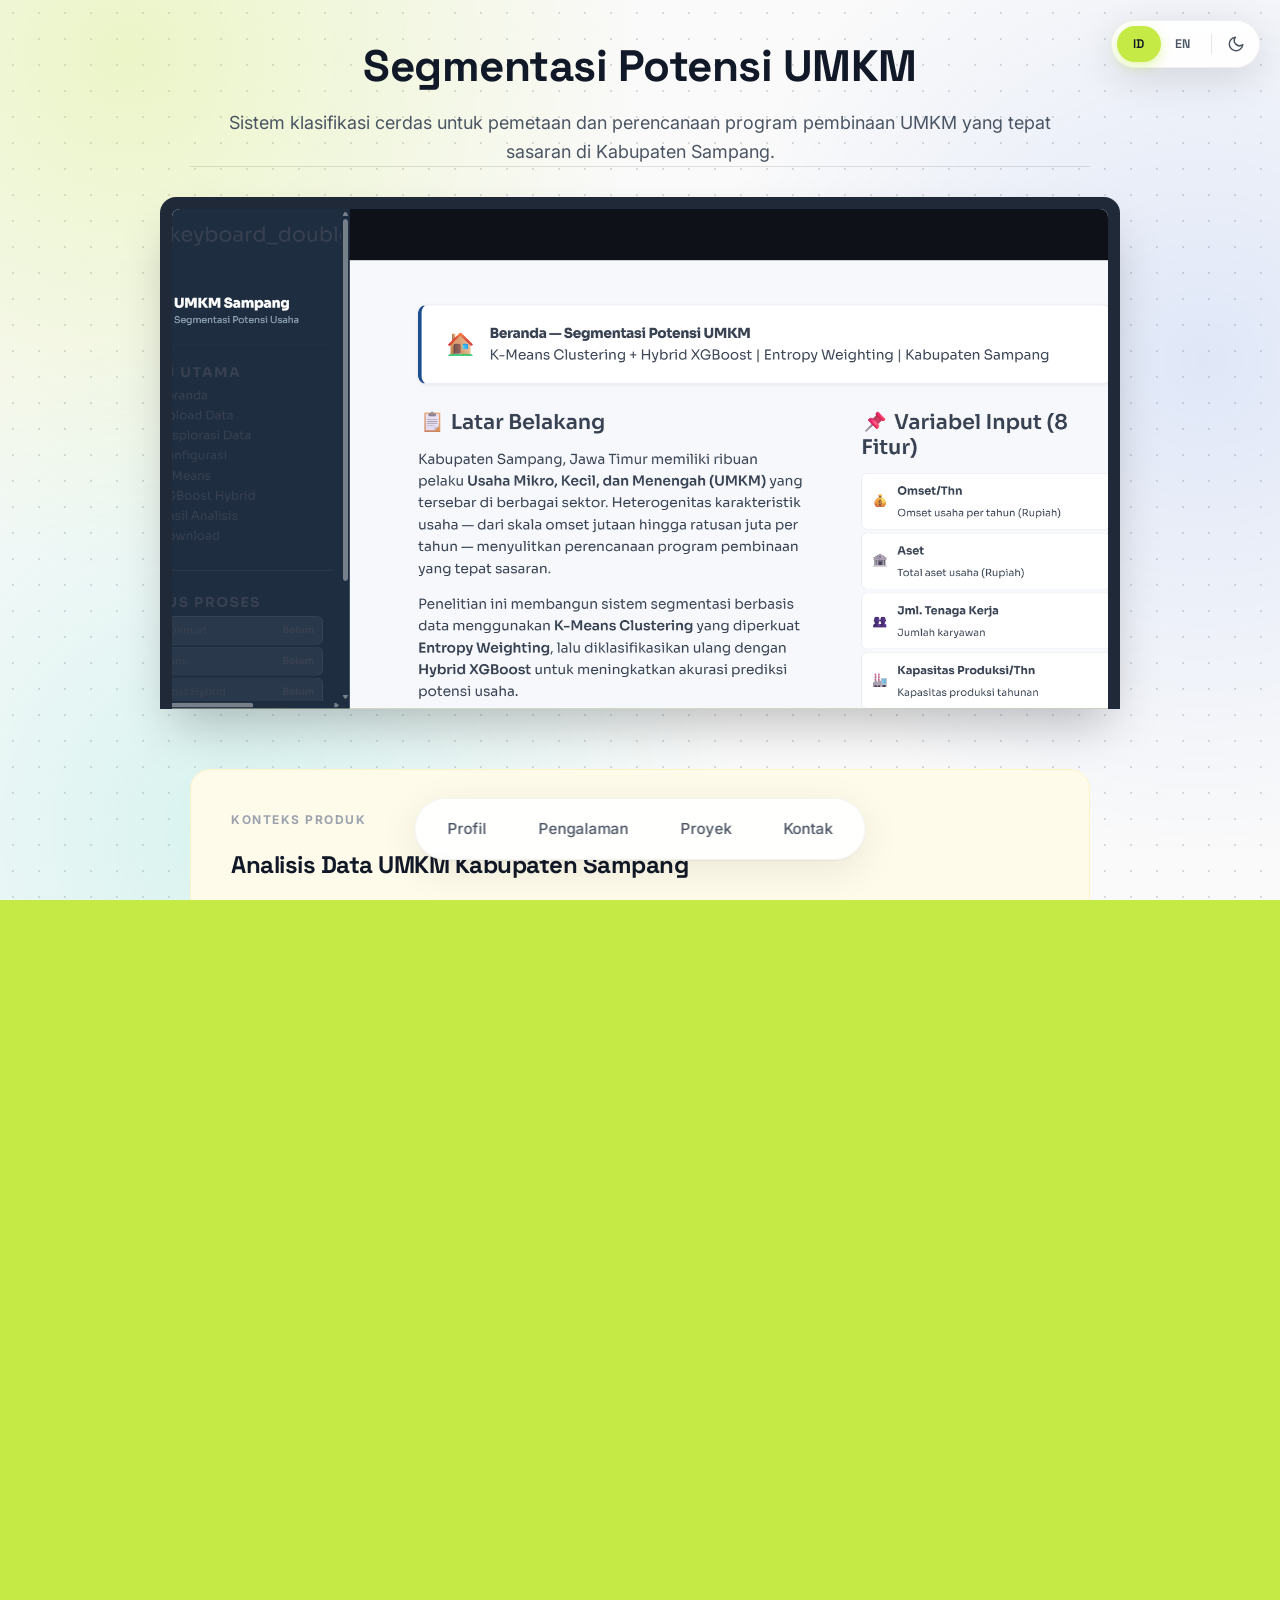
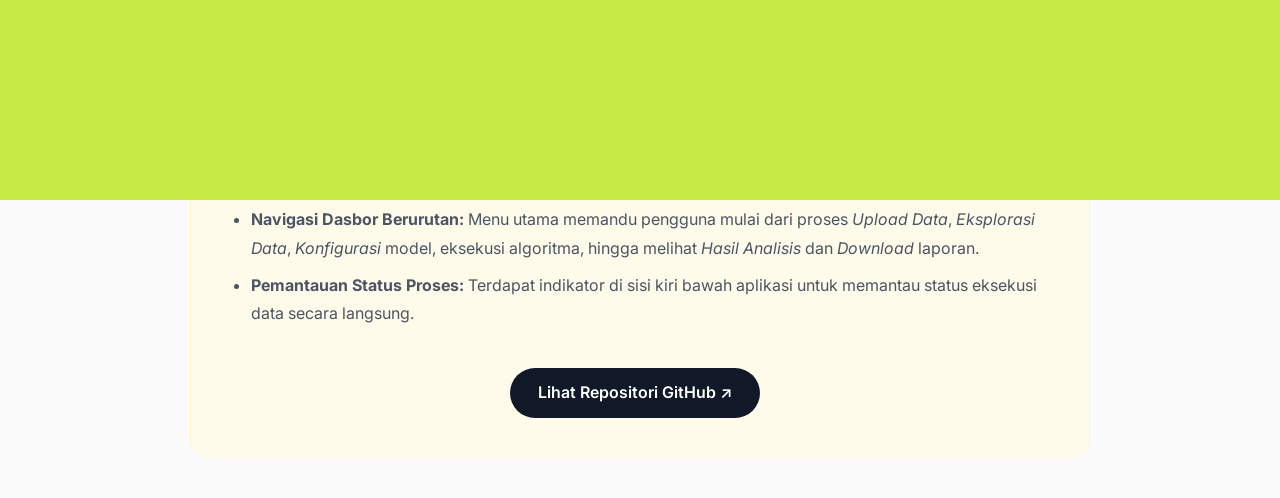
<file: project-skrip.html>
<!DOCTYPE html>

<html lang="id">
<head>
<meta charset="utf-8"/>
<script src="js/theme-init.js"></script>
<meta content="width=device-width, initial-scale=1.0" name="viewport"/>
<title>Segmentasi UMKM - Studi Kasus Proyek</title>
<!-- Menghubungkan ke file CSS utama -->
<link href="css/style.css" rel="stylesheet"/>
<link href="css/theme.css" rel="stylesheet"/>
<link href="css/control.css" rel="stylesheet"/>
</head>
<body>
<div class="page-transition-overlay"></div>
<!-- FLOATING BOTTOM NAVBAR (Poin Pertama) -->
<nav class="floating-nav">
<a class="nav-link" href="index.html#hero">Profile</a>
<a class="nav-link" href="index.html#experience">Experience</a>
<a class="nav-link" href="index.html#projects">Projects</a>
<a class="nav-link" href="index.html#contact">Contact</a>
</nav>
<!-- BAGIAN UTAMA / HERO DAMPAK PROYEK -->
<section class="case-study-hero">
<h1>Segmentasi Potensi UMKM</h1>
<p data-en="An intelligent classification system for mapping and planning targeted MSME development programs in Sampang Regency.">Sistem klasifikasi cerdas untuk pemetaan dan perencanaan program pembinaan UMKM yang tepat sasaran di Kabupaten Sampang.</p>
</section>
<!-- VISUAL UTAMA (MOCKUP LAPTOP / DESKTOP) -->
<div class="laptop-mockup-container">
<div class="laptop-frame">
<div class="laptop-screen">
<!-- Path gambar mengarah ke screenshot proyek Data Science Anda -->
<img alt="Dashboard Segmentasi UMKM Sampang" src="Assets/Images/Project-UMKM.png"/>
</div>
</div>
</div>
<!-- KOTAK PRODUCT CONTEXT -->
<section class="product-context-box">
<div class="context-title">Product Context</div>
<h3>Analisis Data UMKM Kabupaten Sampang</h3>
<p data-en="Sampang Regency, East Java, is home to thousands of Micro, Small, and Medium Enterprises (MSMEs) spread across various sectors. The heterogeneity of business characteristics — from annual turnover of a few million to hundreds of millions — makes it difficult to plan well-targeted development programs. This system was built as a data-driven solution to address that problem by automatically mapping the potential of each business.">
            Kabupaten Sampang, Jawa Timur memiliki ribuan pelaku Usaha Mikro, Kecil, dan Menengah (UMKM) yang tersebar di berbagai sektor. Heterogenitas karakteristik usaha — dari skala omset jutaan hingga ratusan juta per tahun — menyulitkan perencanaan program pembinaan yang tepat sasaran. Sistem ini dibangun sebagai solusi berbasis data untuk memecahkan masalah tersebut dengan memetakan potensi masing-masing usaha secara otomatis.
        </p>
</section>
<!-- PROJECT OVERVIEW & DETAIL INFORMASI -->
<section class="product-context-box">
<h2>Project Overview</h2>
<!-- Peran dan Tim -->
<div class="overview-block">
<h4>Peran Anda (Role)</h4>
<p data-en="&lt;strong&gt;Data Scientist &amp;amp; Developer&lt;/strong&gt; — Responsible for the entire data analysis process, from data processing and designing the &lt;em&gt;Machine Learning&lt;/em&gt; models to the &lt;em&gt;deployment&lt;/em&gt; of an interactive dashboard interface running through &lt;em&gt;tunneling&lt;/em&gt;.">
<strong>Data Scientist &amp; Developer</strong> — Bertanggung jawab dalam seluruh proses analisis data, mulai dari pemrosesan data, perancangan model <em>Machine Learning</em>, hingga penerapan (<em>deployment</em>) antarmuka dasbor interaktif yang berjalan melalui <em>tunneling</em>.
            </p>
</div>
<!-- Teknologi yang Digunakan -->
<div class="overview-block">
<h4>Teknologi Utama (Tech Stack)</h4>
<div class="tech-tags">
<span class="tag">Python</span>
<span class="tag">Google Colab</span>
<span class="tag">Ngrok / Grok</span>
<span class="tag">K-Means</span>
<span class="tag">XGBoost</span>
</div>
</div>
<!-- Fitur Utama & Solusi -->
<div class="overview-block">
<h4>Fitur Utama &amp; Cara Kerja Solusi</h4>
<p data-en="This application runs &lt;em&gt;cloud-based&lt;/em&gt; on Google Colab, exposed through the Grok/Ngrok service, and has an interactive main menu covering the following features:" style="margin-bottom: 16px;">
                Aplikasi ini berjalan secara <em>cloud-based</em> menggunakan Google Colab yang diekspos melalui layanan Grok/Ngrok, dan memiliki menu utama interaktif yang mencakup fitur-fitur berikut:
            </p>
<ul class="feature-list">
<li data-en="&lt;strong&gt;Complete Input Variable Processing:&lt;/strong&gt; The system can process 8 main feature variables from MSME data, such as annual business turnover (Rupiah), total business assets (Rupiah), number of employees (Labor), and annual production capacity."><strong>Pemrosesan Variabel Input Lengkap:</strong> Sistem mampu memproses 8 fitur variabel utama dari data UMKM, seperti Omset usaha per tahun (Rupiah), Total aset usaha (Rupiah), Jumlah karyawan (Tenaga Kerja), dan Kapasitas produksi tahunan.</li>
<li data-en="&lt;strong&gt;K-Means &amp;amp; Entropy Weighting Modeling:&lt;/strong&gt; This research builds a data-driven segmentation system using K-Means Clustering reinforced with Entropy Weighting."><strong>Pemodelan K-Means &amp; Entropy Weighting:</strong> Penelitian ini membangun sistem segmentasi berbasis data menggunakan K-Means Clustering yang diperkuat Entropy Weighting.</li>
<li data-en="&lt;strong&gt;Hybrid XGBoost Classification:&lt;/strong&gt; The data is reclassified with Hybrid XGBoost to improve the accuracy of business potential predictions."><strong>Klasifikasi Hybrid XGBoost:</strong> Data diklasifikasikan ulang dengan Hybrid XGBoost untuk meningkatkan akurasi prediksi potensi usaha.</li>
<li data-en="&lt;strong&gt;Sequential Dashboard Navigation:&lt;/strong&gt; The main menu guides users from &lt;em&gt;Upload Data&lt;/em&gt;, &lt;em&gt;Data Exploration&lt;/em&gt;, and model &lt;em&gt;Configuration&lt;/em&gt;, to running the algorithm, then viewing the &lt;em&gt;Analysis Results&lt;/em&gt; and &lt;em&gt;Downloading&lt;/em&gt; the report."><strong>Navigasi Dasbor Berurutan:</strong> Menu utama memandu pengguna mulai dari proses <em>Upload Data</em>, <em>Eksplorasi Data</em>, <em>Konfigurasi</em> model, eksekusi algoritma, hingga melihat <em>Hasil Analisis</em> dan <em>Download</em> laporan.</li>
<li data-en="&lt;strong&gt;Process Status Monitoring:&lt;/strong&gt; An indicator at the bottom left of the application lets you monitor the data execution status in real time."><strong>Pemantauan Status Proses:</strong> Terdapat indikator di sisi kiri bawah aplikasi untuk memantau status eksekusi data secara langsung.</li>
</ul>
</div>
<!-- TAUTAN AKSI (ACTION LINKS) -->
<div class="project-actions">
<a class="btn-github" href="https://github.com/username/umkm-repo" target="_blank">Lihat Repositori GitHub ↗</a>
</div>
</section>
<!-- Skrip Utama untuk transisi -->
<script src="js/control.js"></script>
<script src="js/script.js"></script>
<script src="js/theme-init.js"></script>
</body>
</html>
</file>
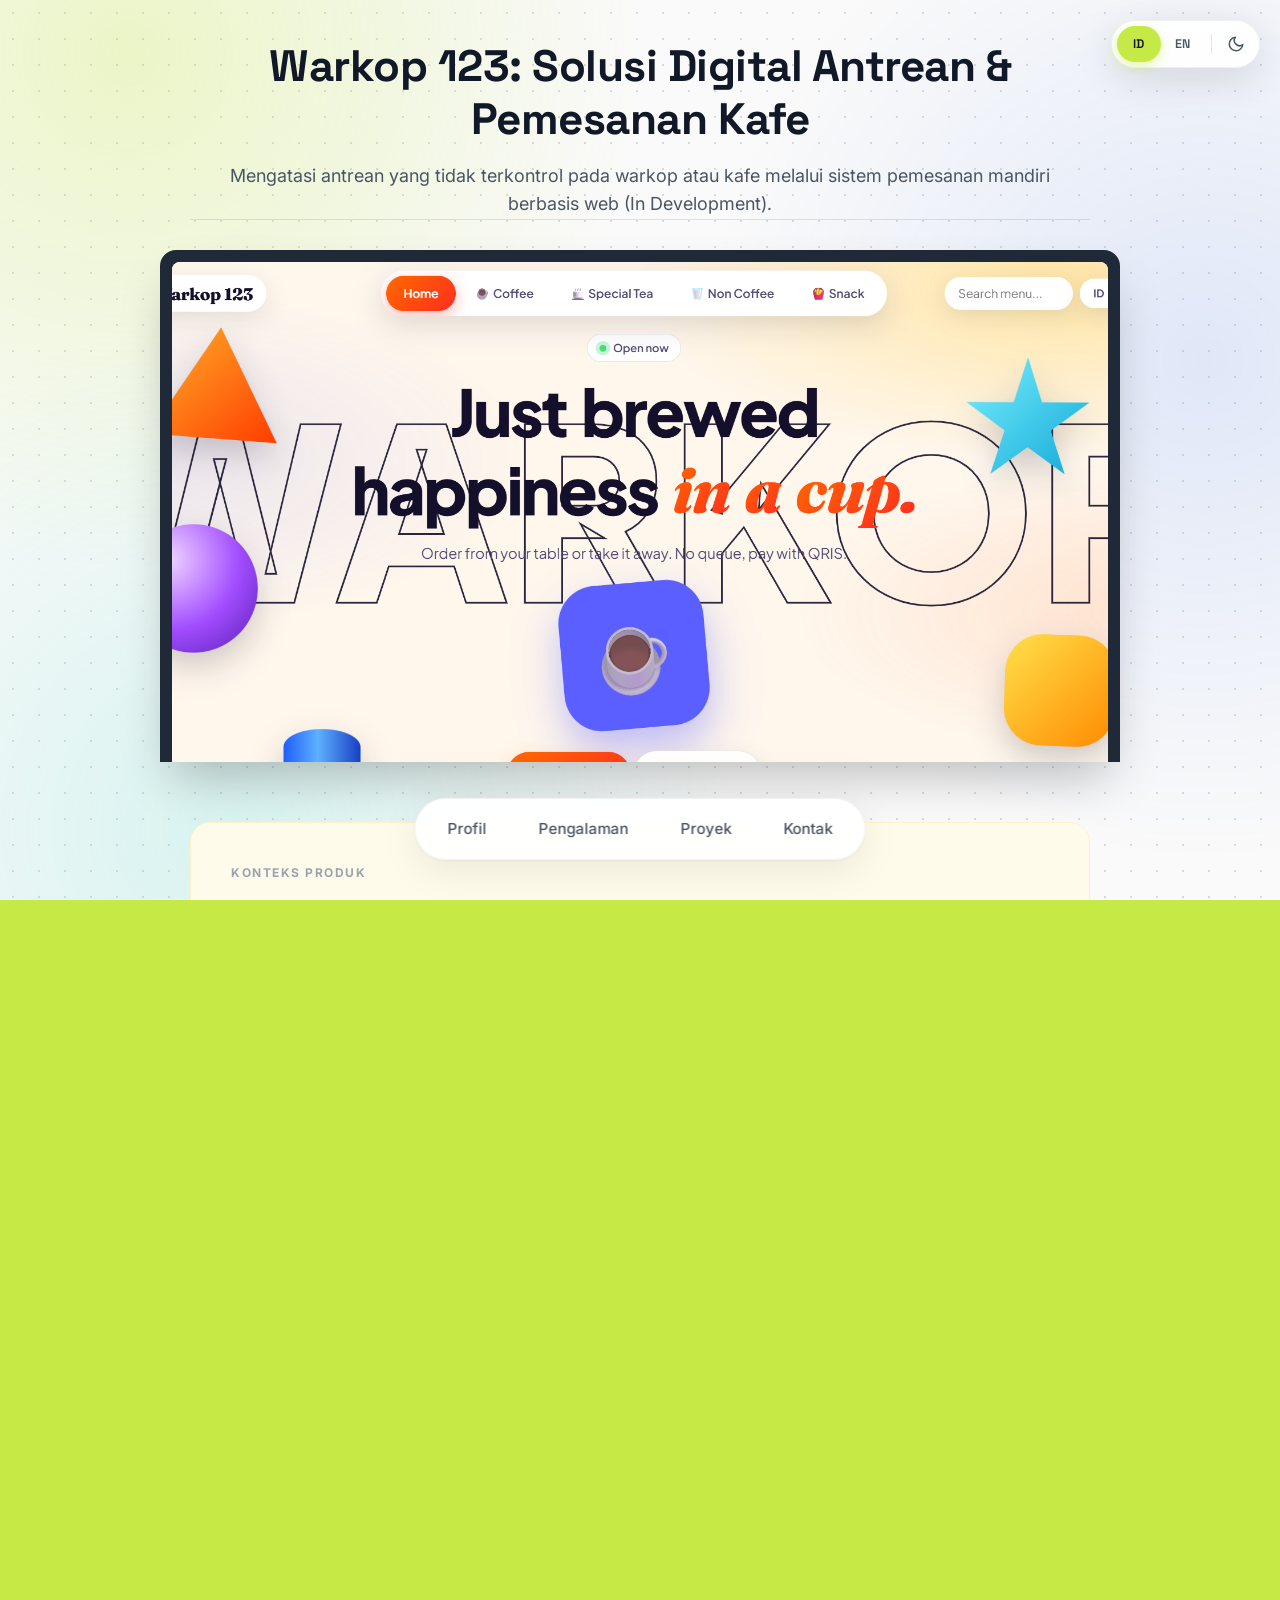
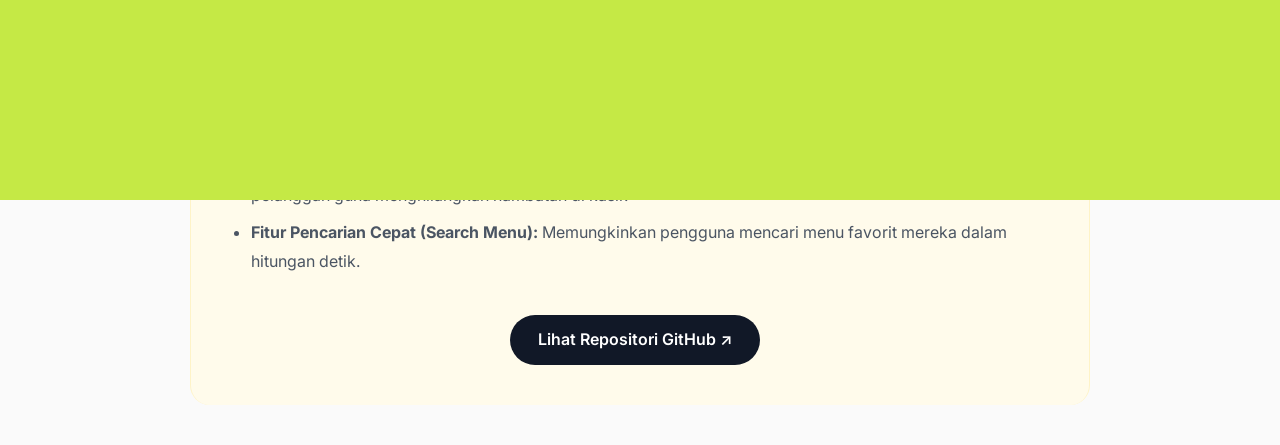
<file: project-warkop.html>
<!DOCTYPE html>

<html lang="id">
<head>
<meta charset="utf-8"/>
<script src="js/theme-init.js"></script>
<meta content="width=device-width, initial-scale=1.0" name="viewport"/>
<title>Warkop 123 - Studi Kasus Proyek</title>
<!-- Menghubungkan ke file CSS utama -->
<link href="css/style.css" rel="stylesheet"/>
<link href="css/theme.css" rel="stylesheet"/>
<link href="css/control.css" rel="stylesheet"/>
</head>
<body>
<div class="page-transition-overlay"></div>
<!-- FLOATING BOTTOM NAVBAR (Poin Pertama) -->
<nav class="floating-nav">
<a class="nav-link" href="index.html#hero">Profile</a>
<a class="nav-link" href="index.html#experience">Experience</a>
<a class="nav-link" href="index.html#projects">Projects</a>
<a class="nav-link" href="index.html#contact">Contact</a>
</nav>
<!-- Efek Transisi Tirai Overlay -->
<!-- BAGIAN UTAMA / HERO DAMPAK PROYEK -->
<section class="case-study-hero">
<h1 data-en="Warkop 123: A Digital Queue &amp;amp; Ordering Solution for Cafés">Warkop 123: Solusi Digital Antrean &amp; Pemesanan Kafe</h1>
<p data-en="Tackling uncontrolled queues at coffee stalls and cafés through a web-based self-ordering system (In Development).">Mengatasi antrean yang tidak terkontrol pada warkop atau kafe melalui sistem pemesanan mandiri berbasis web (In Development).</p>
</section>
<!-- VISUAL UTAMA (MOCKUP LAPTOP / DESKTOP) -->
<div class="laptop-mockup-container">
<div class="laptop-frame">
<div class="laptop-screen">
<!-- Pastikan path gambar mengarah ke screenshot warkopweb.jpg Anda -->
<img alt="Tampilan Antarmuka Warkop 123" src="Assets/Images/warkopweb.png"/>
</div>
</div>
</div>
<!-- KOTAK PRODUCT CONTEXT -->
<section class="product-context-box">
<div class="context-title">Product Context</div>
<h3>Warkop 123 Web App</h3>
<p data-en='Warkop 123 was developed to solve a classic problem at local coffee stalls and cafés: queues piling up when ordering. With the slogan &lt;em&gt;"Just brewed happiness in a cup. Order from your table or take it away. No queue, pay with QRIS"&lt;/em&gt;, the app lets customers order straight from their table without waiting in a long line.'>
            Warkop 123 dikembangkan untuk menyelesaikan permasalahan klasik di warkop atau kafe lokal, yaitu penumpukan antrean saat memesan menu. Dengan slogan <em>"Just brewed happiness in a cup. Order from your table or take it away. No queue, pay with QRIS"</em>, aplikasi ini memungkinkan pelanggan memesan langsung dari meja tanpa harus mengantre panjang.
        </p>
</section>
<!-- PROJECT OVERVIEW & DETAIL INFORMASI -->
<section class="product-context-box">
<h2>Project Overview</h2>
<!-- Peran dan Tim -->
<div class="overview-block">
<h4>Peran Sulthon (Role)</h4>
<p data-en="&lt;strong&gt;Frontend Developer &amp;amp; UI/UX Designer&lt;/strong&gt; — Fully responsible for designing a fresh, modern visual interface, and for building the system's interaction logic using pure web technology.">
<strong>Frontend Developer &amp; UI/UX Designer</strong> — Bertanggung jawab penuh dalam perancangan antarmuka visual yang segar dan modern, serta membangun interaksi logika sistem menggunakan teknologi web murni.
            </p>
</div>
<!-- Teknologi yang Digunakan -->
<div class="overview-block">
<h4>Teknologi Utama (Tech Stack)</h4>
<div class="tech-tags">
<span class="tag">HTML5</span>
<span class="tag">CSS3</span>
<span class="tag">JavaScript (Vanilla)</span>
</div>
</div>
<!-- Fitur Utama & Solusi -->
<div class="overview-block">
<h4>Fitur Utama &amp; Cara Kerja Solusi</h4>
<p data-en="Based on current development, the app comes with several important functional features:" style="margin-bottom: 16px;">
                Berdasarkan pengembangan saat ini, aplikasi ini dilengkapi dengan beberapa fitur fungsional penting:
            </p>
<ul class="feature-list">
<li data-en="&lt;strong&gt;Interactive Menu Category Catalog:&lt;/strong&gt; Lets customers filter their choices by categories such as &lt;em&gt;Coffee&lt;/em&gt;, &lt;em&gt;Special Tea&lt;/em&gt;, &lt;em&gt;Non Coffee&lt;/em&gt;, and &lt;em&gt;Snack&lt;/em&gt;."><strong>Katalog Kategori Menu Interaktif:</strong> Memudahkan pelanggan menyaring pilihan berdasarkan kategori seperti <em>Coffee</em>, <em>Special Tea</em>, <em>Non Coffee</em>, dan <em>Snack</em>.</li>
<li data-en="&lt;strong&gt;Real-Time Store Status (Open Now Indicator):&lt;/strong&gt; Shows the café's operating status directly on the main interface."><strong>Status Toko Real-Time (Open Now Indicator):</strong> Menunjukkan status operasional kafe secara langsung di antarmuka utama.</li>
<li data-en="&lt;strong&gt;Order Status System (Done / Not Yet):&lt;/strong&gt; Tracks customer order progress transparently to minimize miscommunication with the barista or cashier."><strong>Sistem Status Pesanan (Sudah / Belum):</strong> Melacak progres pesanan pelanggan secara transparan untuk meminimalisir miskomunikasi dengan barista atau kasir.</li>
<li data-en="&lt;strong&gt;Payment Gateway / QRIS Integration:&lt;/strong&gt; Enables instant cashless payment straight from the customer's table to remove the bottleneck at the cashier."><strong>Integrasi Payment Gateway / QRIS:</strong> Memfasilitasi pembayaran non-tunai instan langsung dari meja pelanggan guna menghilangkan hambatan di kasir.</li>
<li data-en="&lt;strong&gt;Quick Search (Search Menu):&lt;/strong&gt; Lets users find their favorite menu items in seconds."><strong>Fitur Pencarian Cepat (Search Menu):</strong> Memungkinkan pengguna mencari menu favorit mereka dalam hitungan detik.</li>
</ul>
</div>
<!-- TAUTAN AKSI (ACTION LINKS) -->
<div class="project-actions">
<a class="btn-github" href="https://github.com/username/warkop-repo" target="_blank">Lihat Repositori GitHub ↗</a>
</div>
</section>
<!-- Skrip Utama untuk transisi -->
<script src="js/control.js"></script>
<script src="js/script.js"></script>
<script src="js/theme-init.js"></script>
</body>
</html>
</file>
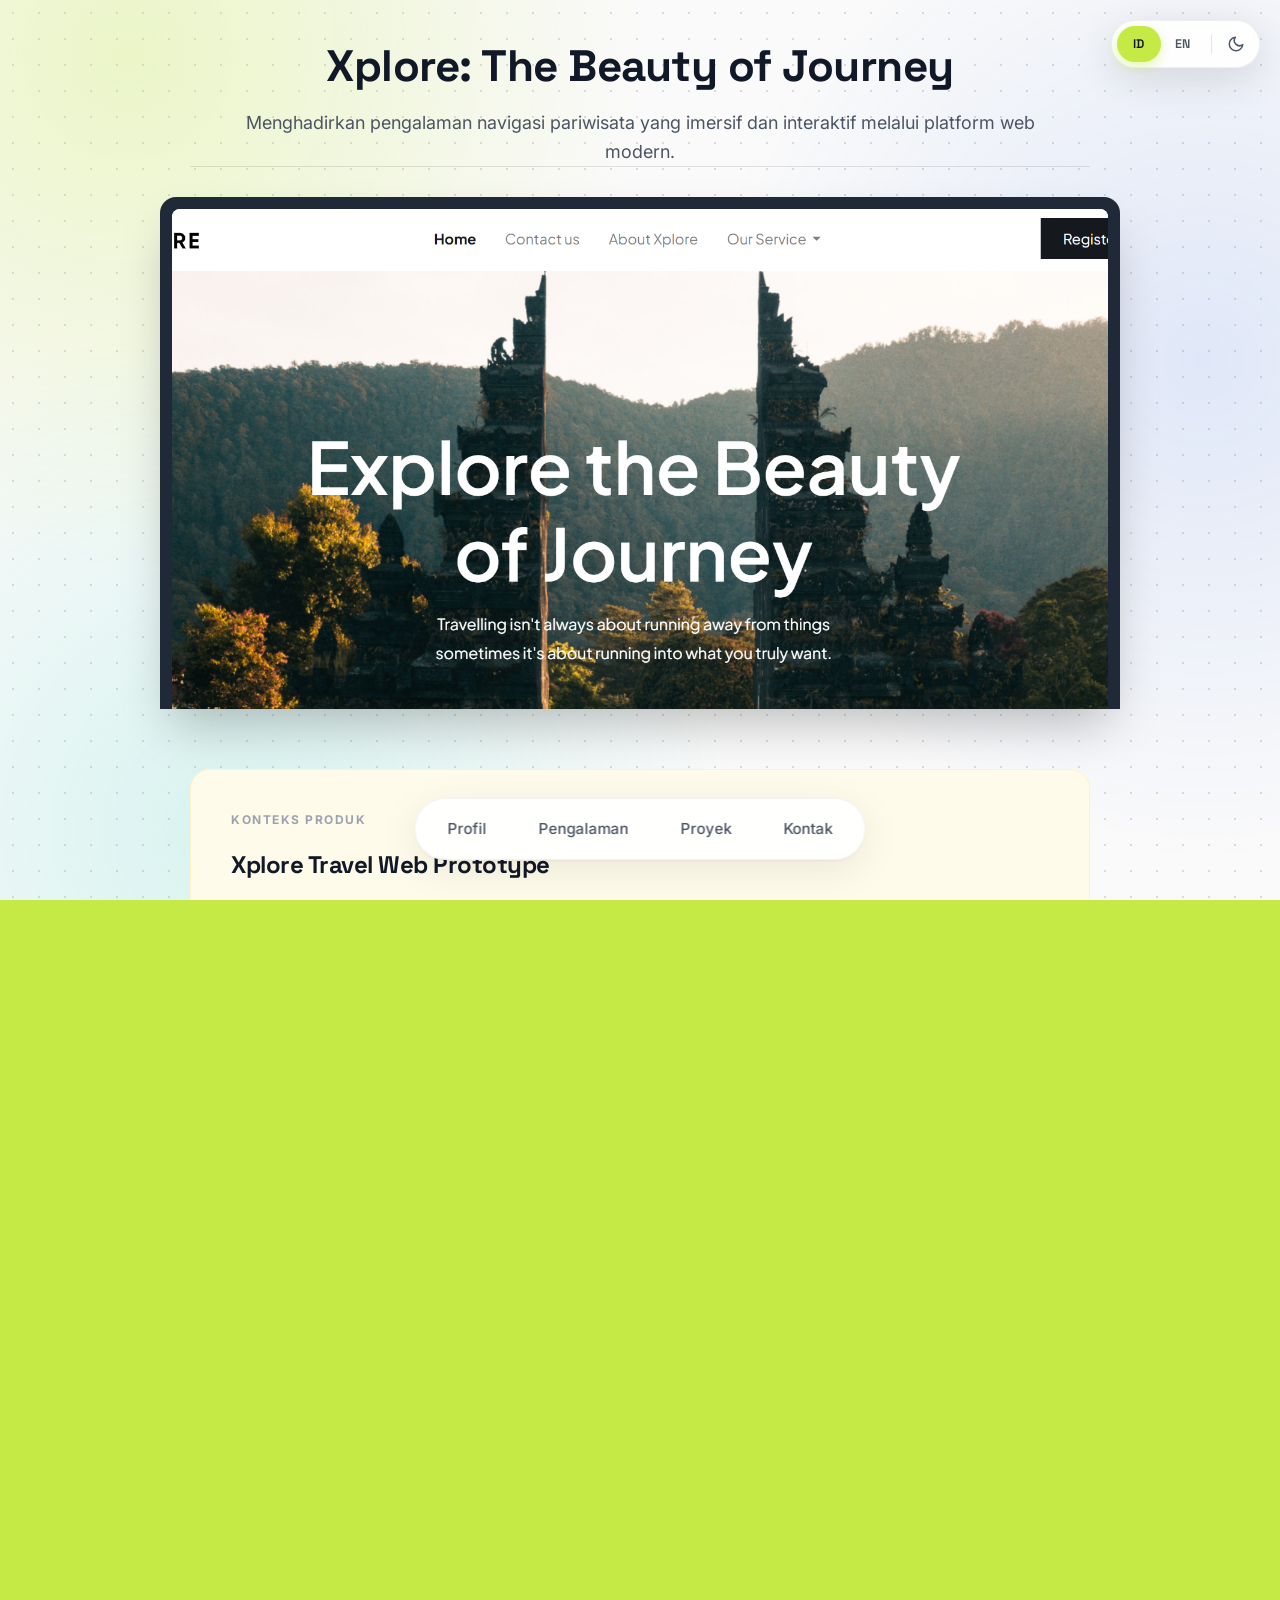
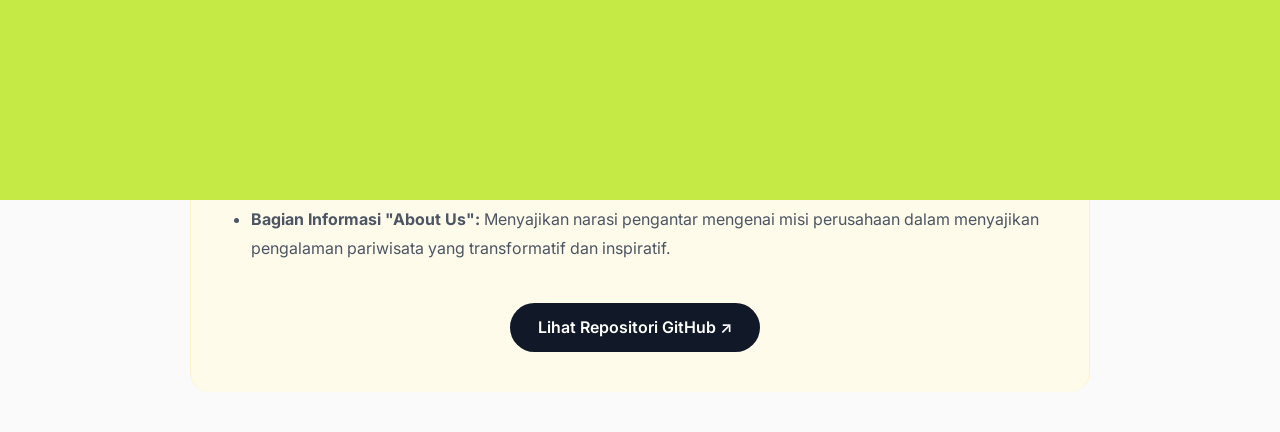
<file: projext-xplore.html>
<!DOCTYPE html>

<html lang="id">
<head>
<meta charset="utf-8"/>
<script src="js/theme-init.js"></script>
<meta content="width=device-width, initial-scale=1.0" name="viewport"/>
<title>Detail Proyek - Portofolio Akhmad Sulthon</title>
<!-- Hubungkan dengan CSS utama Anda -->
<link href="css/style.css" rel="stylesheet"/>
<link href="css/control.css" rel="stylesheet"/>
<link href="css/theme.css" rel="stylesheet"/>
</head>
<body>
<div class="page-transition-overlay"></div>
<!-- FLOATING BOTTOM NAVBAR (Poin Pertama) -->
<nav class="floating-nav">
<a class="nav-link" href="index.html#hero">Profile</a>
<a class="nav-link" href="index.html#experience">Experience</a>
<a class="nav-link" href="index.html#projects">Projects</a>
<a class="nav-link" href="index.html#contact">Contact</a>
</nav>
<!-- BAGIAN UTAMA / HERO DAMPAK PROYEK -->
<section class="case-study-hero">
<h1>Xplore: The Beauty of Journey</h1>
<p data-en="Delivering an immersive, interactive tourism navigation experience through a modern web platform.">Menghadirkan pengalaman navigasi pariwisata yang imersif dan interaktif melalui platform web modern.</p>
</section>
<!-- VISUAL UTAMA (MOCKUP LAPTOP / DESKTOP) -->
<div class="laptop-mockup-container">
<div class="laptop-frame">
<div class="laptop-screen">
<!-- Pastikan path gambar sesuai dengan folder Anda -->
<img alt="Tampilan Antarmuka Xplore" src="Assets/Images/XpolreMid.png"/>
</div>
</div>
</div>
<!-- KOTAK PRODUCT CONTEXT -->
<section class="product-context-box">
<div class="context-title">Product Context</div>
<h3>Xplore Travel Web Prototype</h3>
<p data-en="Welcome to Xplore, your ultimate destination for unforgettable travel experiences. At Xplore, we believe that travel has the power to inspire, educate, and transform lives. With our passion for exploration and dedication to exceptional service, we strive to create extraordinary journeys that leave a lasting impact. This project was developed as an interactive and aesthetic tourism web prototype." data-id="Selamat datang di Xplore, tujuan utama Anda untuk pengalaman perjalanan yang tak terlupakan. Di Xplore, kami percaya bahwa perjalanan memiliki kekuatan untuk menginspirasi, mendidik, dan mengubah hidup. Dengan semangat eksplorasi dan dedikasi pada layanan yang luar biasa, kami berupaya menciptakan perjalanan istimewa yang meninggalkan dampak abadi. Proyek ini dikembangkan sebagai purwarupa (prototype) web pariwisata yang interaktif dan estetis.">
            Welcome to Xplore, your ultimate destination for unforgettable travel experiences. At Xplore, we believe that travel has the power to inspire, educate, and transform lives, With our passion for exploration and dedication to exceptional service, we strive to create extraordinary journeys that leave a lasting impact. Proyek ini dikembangkan sebagai purwarupa (prototype) web pariwisata yang interaktif dan estetis.
        </p>
</section>
<!-- PROJECT OVERVIEW & DETAIL INFORMASI -->
<section class="product-context-box">
<h2>Project Overview</h2>
<!-- Peran dan Tim -->
<div class="overview-block">
<h4>Peran Sulthon (Role)</h4>
<p data-en="&lt;strong&gt;Frontend Developer &amp;amp; UI/UX Implementer&lt;/strong&gt; — Developed this project in a collaborative team of 2 with a partner, fully responsible for translating the interface design, page layout, and interactive functionality built with web scripting.">
<strong>Frontend Developer &amp; UI/UX Implementer</strong> — Mengembangkan proyek ini bekerja sama dalam tim berdua dengan seorang rekan (collaborative team of 2), bertanggung jawab penuh atas penerjemahan desain antarmuka, tata letak halaman, hingga fungsionalitas interaktif berbasis skrip web.
            </p>
</div>
<!-- Teknologi yang Digunakan -->
<div class="overview-block">
<h4>Teknologi Utama (Tech Stack)</h4>
<div class="tech-tags">
<span class="tag">HTML5</span>
<span class="tag">CSS3</span>
<span class="tag">JavaScript</span>
<span class="tag">jQuery</span>
<span class="tag">Bootstrap</span>
<span class="tag">Figma</span>
</div>
</div>
<!-- Fitur Utama & Solusi -->
<div class="overview-block">
<h4>Fitur Utama &amp; Cara Kerja Solusi</h4>
<p data-en="Based on the interface designed for the web view, here are the key features built for users:" style="margin-bottom: 16px;">
                Berdasarkan antarmuka yang dirancang pada tampilan web, berikut adalah fitur-fitur penting yang dibangun untuk pengguna:
            </p>
<ul class="feature-list">
<li data-en="&lt;strong&gt;Clean Header Navigation:&lt;/strong&gt; Provides quick-access menus such as &lt;em&gt;Home&lt;/em&gt;, &lt;em&gt;Contact Us&lt;/em&gt;, &lt;em&gt;About Xplore&lt;/em&gt;, and an &lt;em&gt;Our Service&lt;/em&gt; dropdown so users can move between information smoothly."><strong>Navigasi Utama yang Bersih (Clean Header Navigation):</strong> Menyediakan menu akses cepat seperti <em>Home</em>, <em>Contact Us</em>, <em>About Xplore</em>, dan menu dropdown <em>Our Service</em> agar pengguna dapat berpindah informasi dengan mulus.</li>
<li data-en="&lt;strong&gt;Immersive Hero Section:&lt;/strong&gt; Shows an aesthetic high-resolution visual background with a welcoming headline (Explore the Beauty of Journey) to capture visitors' attention from the very first second."><strong>Hero Section Imersif:</strong> Menampilkan latar belakang visual estetis beresolusi tinggi dengan tajuk utama sambutan (Explore the Beauty of Journey) guna memikat perhatian pengunjung sejak detik pertama.</li>
<li data-en="&lt;strong&gt;Quick Registration Action:&lt;/strong&gt; A contrast-styled call-to-action (Register) button in the top-right corner that guides users to sign up or join the platform easily."><strong>Aksi Registrasi Cepat:</strong> Tombol ajakan bertindak (Call to Action / Register) bergaya kontras di sudut kanan atas untuk memandu pengguna mendaftar atau bergabung ke platform dengan mudah.</li>
<li data-en="&lt;strong&gt;&quot;About Us&quot; Information Section:&lt;/strong&gt; Presents an introductory narrative about the company's mission to deliver transformative and inspiring travel experiences."><strong>Bagian Informasi "About Us":</strong> Menyajikan narasi pengantar mengenai misi perusahaan dalam menyajikan pengalaman pariwisata yang transformatif dan inspiratif.</li>
</ul>
</div>
<!-- TAUTAN AKSI (ACTION LINKS) -->
<div class="project-actions">
<a class="btn-github" href="https://github.com/username/xplore-repo" target="_blank">Lihat Repositori GitHub ↗</a>
</div>
</section>
<!-- SCRIPT UTAMA (Menjalankan transisi tirai dan fungsi lainnya) -->
<script src="js/control.js"></script>
<script src="js/script.js"></script>
<script src="js/theme-init.js"></script>
</body>
</html>
</file>
<file: css/style.css>
/* 1. IMPORT FONT PREMIUM (Google Fonts) */
@import url('https://fonts.googleapis.com/css2?family=Inter:wght@400;500;600&family=Space+Grotesk:wght@600;700&display=swap');

:root {
  --bg-color: #FAFAFA;        /* Latar belakang putih bersih sedikit abu agar tidak menyilaukan */
  --text-primary: #111827;    /* Warna teks utama (abu-abu sangat gelap, lebih lembut dari hitam murni) */
  --text-secondary: #4B5563;  /* Warna teks deskripsi (abu-abu sedang) */
  --accent-color: #2563EB;    /* Warna biru profesional untuk tombol dan link */
  --border-color: rgba(0, 0, 0, 0.1); /* Garis pembatas tipis berwarna abu-abu terang */
}

/* 3. RESET CSS & PENGATURAN DASAR */
* {
  margin: 0;
  padding: 0;
  box-sizing: border-box;
}

html {
  scroll-behavior: smooth; /* Membuat efek scroll yang mulus saat menu navigasi diklik */
}

body {
  background-color: var(--bg-color);
  color: var(--text-primary);
  font-family: 'Inter', sans-serif;
  line-height: 1.6;
  -webkit-font-smoothing: antialiased; /* Membuat teks terlihat lebih tajam di layar */
}

/* 4. TIPOGRAFI UNTUK JUDUL */
h1, h2, h3 {
  font-family: 'Space Grotesk', sans-serif; /* Font khusus yang modern untuk judul */
  letter-spacing: -0.5px;
}

h2 {
  font-size: 2.5rem;
  margin-bottom: 2rem;
  color: var(--text-primary);
}

/* 5. PEMBUNGKUS UTAMA (Container) & SPASI KONTEN */
main {
  max-width: 1000px; /* Lebar maksimal website agar tidak terlalu melebar di monitor besar */
  margin: 0 auto;    /* Membuat konten selalu berada di tengah */
  padding: 0 32px;   /* Jarak aman di sisi kiri dan kanan untuk layar HP */
}

/* Jarak antar section (Experience, Activities, dll) */
section {
  padding: 120px 0; /* Memberikan ruang kosong (whitespace) yang luas agar desain terlihat mahal */
  border-bottom: 1px solid var(--border-color);
}

/* Menghilangkan garis pembatas di section paling bawah */
section:last-of-type {
  border-bottom: none;
}

/* 6. LINK UMUM */
a {
  color: var(--accent-color);
  text-decoration: none;
  transition: opacity 0.2s ease;
}

a:hover {
  opacity: 0.8;
}

/* 7. FLOATING BOTTOM NAVBAR */
.floating-nav {
  position: fixed;
  bottom: 40px; 
  left: 50%;
  transform: translateX(-50%);
  background-color: rgba(255, 255, 255, 0.95);
  backdrop-filter: blur(10px);
  padding: 8px; /* Memberikan ruang sedikit di dalam kapsul putih */
  display: flex;
  align-items: center;
  gap: 4px; /* Jarak antar teks menu */
  border-radius: 100px;
  box-shadow: 0 10px 40px rgba(0, 0, 0, 0.08), 0 1px 3px rgba(0, 0, 0, 0.05);
  border: 1px solid rgba(0, 0, 0, 0.05);
  z-index: 1000;
  width: max-content;
}

.floating-nav a {
  color: #4B5563; /* Teks abu-abu kalem */
  font-family: 'Inter', sans-serif;
  font-weight: 500;
  font-size: 0.95rem;
  padding: 10px 24px;
  border-radius: 100px;
  text-transform: capitalize; /* Huruf awal besar */
  transition: all 0.3s cubic-bezier(0.4, 0, 0.2, 1);
}

/* Efek menu yang sedang aktif (otomatis berpindah saat di-scroll) */
.floating-nav a.active {
  background-color: #C9F36B; /* Warna hijau estetik dari referensi Anda */
  color: #111827;            /* Teks menjadi gelap agar mudah dibaca */
  font-weight: 600;          /* Teks sedikit ditebalkan */
  border-radius: 100px;
}

/* Saat disentuh mouse */
.floating-nav a:hover {
  color: #111827;
  background-color: #F3F4F6;
}

/* Menu yang sedang aktif (Hijau pastel ala referensi Wisnu Ary) */
.floating-nav a.active {
  background-color: #E8F5A2; /* Hijau pastel lembut */
  color: #111827;
  font-weight: 600;
}


/* 11. EXPERIENCE GRID & CARDS */
.experience-grid {
  display: flex;
  flex-direction: column;
  gap: 32px; /* Jarak vertikal antar kartu */
}

.exp-card {
  display: grid;
  grid-template-columns: 220px 1fr; /* Membagi kartu menjadi 2 kolom (Kiri: Tanggal, Kanan: Konten) */
  gap: 32px;
  padding: 40px;
  background-color: #ffffff; /* Latar belakang kartu putih bersih */
  border: 1px solid var(--border-color);
  border-radius: 20px;
  transition: transform 0.3s ease, box-shadow 0.3s ease;
}

.exp-card:hover {
  transform: translateY(-4px);
  box-shadow: 0 20px 40px rgba(0, 0, 0, 0.05); /* Efek bayangan lembut saat di-hover */
}

.exp-date {
  color: var(--text-secondary);
  font-family: 'Space Grotesk', sans-serif;
  font-size: 0.95rem;
  font-weight: 600;
  text-transform: uppercase;
  letter-spacing: 0.5px;
}

.exp-content h3 {
  font-size: 1.35rem;
  color: var(--text-primary);
  margin-bottom: 6px;
}

.exp-content h4 {
  font-size: 1rem;
  color: var(--accent-color); /* Menggunakan warna biru aksen */
  font-weight: 500;
  margin-bottom: 16px;
}

.exp-content p {
  color: var(--text-secondary);
  margin-bottom: 24px;
  font-size: 0.95rem;
  line-height: 1.7;
}

.exp-tags {
  display: flex;
  flex-wrap: wrap;
  gap: 12px;
}

.exp-tags span {
  background-color: #F3F4F6; /* Warna abu-abu sangat terang untuk tag */
  color: #4B5563;
  padding: 6px 16px;
  border-radius: 100px; /* Membuat tag berbentuk pil */
  font-size: 0.8rem;
  font-weight: 500;
}


/* Pengaturan Kolom Kiri (Gambar & Tanggal) */
.exp-sidebar {
  display: flex;
  flex-direction: column;
  gap: 16px; /* Jarak antara gambar dan teks tanggal */
  align-items: flex-start; /* Memastikan foto tetap rapi di sebelah kiri */
}

/* Pengaturan Ukuran Gambar/Foto Experience */
.exp-logo {
  width: 200px;  /* Diperbesar agar foto terlihat jelas */
  height: 200px; /* Tinggi disamakan agar berbentuk persegi presisi */
  object-fit: cover; /* Foto akan mengisi penuh area tanpa menyisakan kotak abu-abu */
  border-radius: 12px; /* Sudut dibuat sedikit lebih membulat */
  background-color: #F3F4F6;
  padding: 0; /* Padding dihapus agar foto tidak mengecil ke dalam */
  box-shadow: 0 4px 12px rgba(0, 0, 0, 0.05);
  transition: all 0.4s cubic-bezier(0.4, 0, 0.2, 1); /* Mengatur kehalusan animasi */
}

/* Efek Animasi saat kursor menyentuh foto */
.exp-logo:hover {
  transform: scale(1.08) translateY(-5px); /* Foto sedikit membesar (zoom-in) dan melayang ke atas */
  box-shadow: 0 15px 30px rgba(0, 0, 0, 0.12); /* Bayangan menjadi lebih tajam saat melayang */
}

/* TAMPILAN UNTUK LAYAR HP (Responsif) */
@media (max-width: 768px) {
  .exp-card {
    grid-template-columns: 1fr; /* Mengubah menjadi 1 kolom yang tersusun ke bawah */
    padding: 28px;
    gap: 16px;
  }
}

/* 12. INFINITE CAROUSEL (MARQUEE) */
.carousel-container {
  overflow: hidden; /* Menyembunyikan elemen yang keluar dari batas layar */
  width: 100vw; /* Lebar ditarik penuh hingga ujung layar */
  position: relative;
  left: 50%;
  right: 50%;
  margin-left: -50vw;
  margin-right: -50vw;
  padding: 40px 0; /* Ruang atas dan bawah agar bayangan kartu tidak terpotong */
}

.carousel-track {
  display: flex;
  gap: 32px; /* Jarak antar kartu */
  width: max-content; /* Membiarkan lebar memanjang sesuai jumlah kartu */
  animation: scrollMarquee 35s linear infinite; /* Animasi berputar terus-menerus */
}

/* Membuat carousel berhenti saat mouse diarahkan ke kartu (opsional, UX yang baik) */
.carousel-track:hover {
  animation-play-state: paused; 
}

.activity-card {
  flex: 0 0 auto; /* Mencegah kartu mengecil */
  width: 320px; /* Ukuran lebar tetap untuk setiap kartu */
  background-color: #ffffff;
  border: 1px solid var(--border-color);
  border-radius: 16px;
  padding: 24px;
  display: flex;
  flex-direction: column;
  transition: transform 0.3s ease, box-shadow 0.3s ease;
}

.activity-card:hover {
  transform: translateY(-8px);
  box-shadow: 0 16px 32px rgba(0, 0, 0, 0.05);
}

.activity-img {
  width: 100%;
  height: 200px;
  object-fit: cover;
  object-position: top;
  border-radius: 8px;
  margin-bottom: 20px;
  background-color: #F3F4F6;
}

.activity-content h3 {
  font-size: 1.15rem;
  color: var(--text-primary);
  margin-bottom: 6px;
}

.activity-content p {
  font-family: 'Space Grotesk', sans-serif;
  font-size: 0.85rem;
  color: var(--text-secondary);
  font-weight: 600;
}

/* Frame Animasi Pergerakan CSS */
@keyframes scrollMarquee {
  0% {
    transform: translateX(0);
  }
  100% {
    /* Menggeser persis 50% dari total panjang track ditambah jarak (gap) agar loop mulus */
    transform: translateX(calc(-50% - 16px)); 
  }
}

/* 13. CASE STUDIES GRID (Gaya Devashish) */
.case-grid {
  display: grid;
  grid-template-columns: repeat(2, 1fr);
  gap: 40px;
}

.case-card {
  background-color: #ffffff;
  border: 1px solid var(--border-color);
  border-radius: 32px; /* Membuat sudut kartu sangat melengkung khas portofolio high-end */
  overflow: hidden;
  display: flex;
  flex-direction: column;
  transition: transform 0.3s ease, box-shadow 0.3s ease;
}

.case-card:hover {
  transform: translateY(-6px);
  box-shadow: 0 24px 48px rgba(0, 0, 0, 0.08);
}

/* Kotak Visual di Atas Kartu */
.case-visual {
  position: relative;
  height: 340px;
  display: flex;
  align-items: center;
  justify-content: center;
  overflow: hidden;
}

/* Tombol "Read now" melayang di pojok visual */
.case-btn {
  position: absolute;
  bottom: 24px;
  right: 24px;
  background-color: #ffffff;
  color: #111827;
  padding: 10px 20px;
  border-radius: 100px;
  font-family: 'Space Grotesk', sans-serif;
  font-weight: 600;
  font-size: 0.85rem;
  box-shadow: 0 10px 25px rgba(0, 0, 0, 0.1);
  transition: all 0.2s ease;
  z-index: 10;
}

.case-btn:hover {
  background-color: #111827;
  color: #ffffff;
  transform: scale(1.05);
}

/* Modifikasi CSS Anda yang ada di bagian /* Mockup HP di dalam kartu */
.phone-group {
  perspective: 1000px; /* Menambahkan perspektif 3D */
}

.phone-mock {
  /* ... kode lama Anda ... */
  transition: transform 0.4s cubic-bezier(0.2, 0.8, 0.2, 1), box-shadow 0.4s ease;
}

/* HP akan sedikit miring dan maju saat di-hover, memberi efek 3D */
.case-card:hover .phone-mock:nth-child(2) {
  transform: translateY(-15px) scale(1.05) rotateX(5deg);
  box-shadow: 0 25px 45px rgba(0, 0, 0, 0.2);
}
.case-card:hover .phone-mock:nth-child(1) {
  transform: translateY(-8px) translateX(-5px) rotateY(-10deg);
}
.case-card:hover .phone-mock:nth-child(3) {
  transform: translateY(-8px) translateX(5px) rotateY(10deg);
}

/* Mockup HP di dalam kartu */
.phone-group {
  display: flex;
  align-items: flex-end;
  gap: -12px;
  transform: translateY(20px);
}

.phone-mock {
  width: 105px;
  height: 210px;
  border-radius: 16px;
  background: #111827;
  border: 2px solid rgba(255, 255, 255, 0.2);
  position: relative;
  margin: 0 -10px;
  box-shadow: 0 15px 35px rgba(0, 0, 0, 0.15);
}

.phone-mock::before {
  content: "";
  position: absolute;
  top: 10px; left: 50%; transform: translateX(-50%);
  width: 36px; height: 5px;
  border-radius: 4px;
  background: rgba(255, 255, 255, 0.2);
}

.phone-mock::after {
  content: "";
  position: absolute;
  top: 24px; left: 6px; right: 6px; bottom: 8px;
  border-radius: 6px;
  background-size: cover;
  background-position: center;
  background-color: #ffffff;
}

/* Bagian Teks Keterangan di Bawah */
.case-info {
  padding: 36px;
  display: flex;
  flex-direction: column;
  flex-grow: 1;
}

.case-tag {
  font-family: 'Space Grotesk', sans-serif;
  font-size: 0.75rem;
  font-weight: 600;
  text-transform: uppercase;
  color: var(--accent-color);
  margin-bottom: 12px;
  letter-spacing: 0.5px;
}

.case-info h3 {
  font-size: 1.5rem;
  color: var(--text-primary);
  margin-bottom: 12px;
}

.case-info p {
  color: var(--text-secondary);
  font-size: 0.95rem;
  line-height: 1.6;
  margin-bottom: 24px;
  flex-grow: 1;
}

.chip-row {
  display: flex;
  gap: 8px;
  flex-wrap: wrap;
}

.chip {
  padding: 4px 12px;
  background-color: #F3F4F6;
  border-radius: 6px;
  font-size: 0.75rem;
  font-weight: 500;
  color: #4B5563;
}

/* Responsif untuk HP */
@media (max-width: 768px) {
  .case-grid {
    grid-template-columns: 1fr;
  }
}

/* Aturan dasar layar mockup HP */
.phone-mock::after {
  content: "";
  position: absolute;
  top: 24px; 
  left: 6px; 
  right: 6px; 
  bottom: 8px;
  border-radius: 6px;
  background-size: 300px 100%; /* Lebar dan tinggi tampilan gambar di dalam HP */
  background-repeat: no-repeat;
  background-color: #ffffff;
}

/* Pembagian posisi gambar agar tersebar otomatis di beberapa HP */
.phone-group .phone-mock:nth-child(1)::after { background-position: left center; }
.phone-group .phone-mock:nth-child(2)::after { background-position: center center; }
.phone-group .phone-mock:nth-child(3)::after { background-position: right center; }

/* Menghubungkan file gambar ke masing-masing Proyek */
.card-1 .phone-mock::after {
  background-image: url("../Assets/Images/XpolreMid.png"); /* Ganti dengan gambar Proyek 1 */
}

.card-2 .phone-mock::after {
  background-image: url("../Assets/Images/Project-UMKM.png"); /* Ganti dengan gambar Proyek 2 */
}

.card-3 .phone-mock::after {
  background-image: url("../Assets/Images/warkopweb.png"); /* Ganti dengan gambar Proyek 3 */
}

.card-4 .phone-mock::after {
  background-image: url("../Assets/Images/portov2.png"); /* Ganti dengan gambar Proyek 4 */
}

/* 14. CONTACT SECTION (Gaya Omid Rad) */
/* Efek kursor berkedip setelah teks */
.contact-hero-content h2::after {
  content: '|';
  color: var(--accent-color);
  margin-left: 4px;
  animation: blinkCursor 0.8s step-end infinite;
}

@keyframes blinkCursor {
  0%, 100% { opacity: 1; }
  50% { opacity: 0; }
}

.contact-section-omid {
  padding: 100px 0 60px 0 !important;
  text-align: center;
  position: relative;
  overflow: hidden;
  border-bottom: none !important;
}

.contact-hero-content {
  max-width: 850px;
  margin: 0 auto 60px auto;
  padding: 0 20px;
}

.contact-hero-content h2 {
  font-family: 'Space Grotesk', sans-serif;
  font-size: 3rem;
  line-height: 1.15;
  color: var(--text-primary);
  margin-bottom: 20px;
  letter-spacing: -1px;
}

.contact-hero-content p {
  color: var(--text-secondary);
  font-size: 1.1rem;
  margin-bottom: 40px;
}

/* Tombol LET'S TALK */
.cta-wrapper {
  display: inline-block;
}

.btn-lets-talk {
  display: inline-flex;
  align-items: center;
  gap: 12px;
  background-color: #a8cd23;
  color: #ffffff;
  padding: 16px 36px;
  border-radius: 100px;
  font-family: 'Space Grotesk', sans-serif;
  font-weight: 700;
  font-size: 1rem;
  letter-spacing: 1px;
  transition: transform 0.3s ease, background-color 0.3s ease;
  box-shadow: 0 15px 30px rgba(0, 0, 0, 0.15);
}

.btn-lets-talk:hover {
  background-color: var(--accent-color);
  transform: translateY(-3px);
  color: #ffffff;
}

.btn-lets-talk .arrow {
  font-size: 1.2rem;
  transition: transform 0.2s ease;
}

.btn-lets-talk:hover .arrow {
  transform: translateX(4px);
}

/* Sebaran Pill Tag / Chip Keahlian di Bawah */
.skills-cluster {
  display: flex;
  flex-wrap: wrap;
  justify-content: center;
  gap: 16px;
  max-width: 900px;
  margin: 0 auto 60px auto;
  padding: 0 20px;
}

.pill-tag {
  background-color: #a8cd23;
  color: #ffffff;
  padding: 12px 24px;
  border-radius: 100px;
  font-family: 'Space Grotesk', sans-serif;
  font-weight: 600;
  font-size: 0.85rem;
  letter-spacing: 0.5px;
  box-shadow: 0 8px 20px rgba(0, 0, 0, 0.08);
  transition: transform 0.3s ease;
  display: inline-block;
}

.pill-tag:hover {
  transform: scale(1.08) rotate(0deg) !important;
  background-color: var(--accent-color);
}

/* Bagian Bawah Footer (Copyright & Menu kecil) */
.footer-bottom {
  border-top: 1px solid var(--border-color);
  padding-top: 30px;
  display: flex;
  justify-content: space-between;
  align-items: center;
  max-width: 1000px;
  margin: 0 auto;
  padding-left: 32px;
  padding-right: 32px;
  color: var(--text-secondary);
  font-size: 0.9rem;
}

.footer-links {
  display: flex;
  gap: 20px;
}

.footer-links a {
  color: var(--text-secondary);
  font-weight: 500;
}

.footer-links a:hover {
  color: var(--text-primary);
}

/* Responsif untuk Layar HP */
@media (max-width: 768px) {
  .contact-hero-content h2 {
    font-size: 2.2rem;
  }
  .footer-bottom {
    flex-direction: column;
    gap: 16px;
    text-align: center;
  }
}

html.lenis, html.lenis body {
  height: auto;
}

.lenis.lenis-smooth {
  scroll-behavior: auto !important;
}

.lenis.lenis-smooth [data-lenis-prevent] {
  overscroll-behavior: contain;
}

.lenis.lenis-stopped {
  overflow: hidden;
}

.lenis.lenis-scrolled iframe {
  pointer-events: none;
}

/* ==========================================
   PAGE TRANSITION OVERLAY (Opsi A: Tirai)
   ========================================= */
.page-transition-overlay {
  position: fixed;
  top: 100%; /* Bersembunyi di bawah layar secara default */
  left: 0;
  width: 100%;
  height: 100vh;
  background-color: #C5E945; /* Warna latar belakang tirai (bisa disesuaikan) */
  z-index: 9999; /* Pastikan berada di atas segalanya */
  transition: top 0.6s cubic-bezier(0.85, 0, 0.15, 1); /* Kehalusan gerakan tirai */
}

/* Kondisi saat tirai menutup layar */
.page-transition-overlay.active {
  top: 0; 
}

/* Kondisi saat tirai tersapu ke atas meninggalkan layar */
.page-transition-overlay.exit {
  top: -100%; 
}


/* ==========================================
   GAYA HALAMAN STUDI KASUS (DESKTOP MOCKUP)
   ========================================= */

.project-header {
  padding: 30px 40px;
}

.btn-back {
  text-decoration: none;
  font-weight: 500;
  color: #111827;
  background: #f3f4f6;
  padding: 10px 20px;
  border-radius: 100px;
  transition: background 0.2s ease;
}

.btn-back:hover {
  background: #d1d5db;
}

.case-study-hero {
  text-align: center;
  max-width: 900px;
  margin: 40px auto 30px auto;
  padding: 0 20px;
}

.case-study-hero h1 {
  font-size: 44px;
  font-weight: 800;
  color: #111827;
  line-height: 1.2;
  margin-bottom: 16px;
}

.case-study-hero p {
  font-size: 18px;
  color: #4b5563;
}

/* Bingkai Layar Laptop (Browser Mockup) */
.laptop-mockup-container {
  max-width: 1000px;
  margin: 30px auto 60px auto;
  padding: 0 20px;
}

.laptop-frame {
  background: #1f2937;
  padding: 12px 12px 0 12px;
  border-radius: 16px 16px 0 0;
  box-shadow: 0 25px 50px -12px rgba(0, 0, 0, 0.25);
}

.laptop-screen {
  background: #ffffff;
  height: 500px;
  border-radius: 8px 8px 0 0;
  overflow: hidden;
  position: relative;
}

.laptop-screen img {
  width: 100%;
  height: 100%;
  object-fit: cover;
  object-position: top;
}

/* Kotak Product Context (Gaya Kartu Kuning/Krem Halus) */
.product-context-box {
  background: #fffbeb; 
  border: 1px solid #fef3c7;
  border-radius: 20px;
  padding: 40px;
  max-width: 900px;
  margin: 40px auto;
}

.context-title {
  font-size: 12px;
  font-weight: 700;
  letter-spacing: 1.5px;
  color: #9ca3af;
  margin-bottom: 16px;
  text-transform: uppercase;
}

.product-context-box h3 {
  font-size: 24px;
  font-weight: 700;
  color: #111827;
  margin-bottom: 16px;
}

.product-context-box p {
  color: #374151;
  font-size: 16px;
  line-height: 1.6;
}

/* Bagian Project Overview */
.project-overview-section {
  max-width: 900px;
  margin: 60px auto;
  padding: 0 20px 80px 20px;
}

.project-overview-section h2 {
  font-size: 32px;
  font-weight: 700;
  color: #111827;
  margin-bottom: 30px;
}

.overview-block {
  margin-bottom: 35px;
}

.project-overview-section h4 {
  font-size: 18px;
  font-weight: 600;
  color: #111827;
  margin-bottom: 10px;
}

.project-overview-section p {
  color: #4b5563;
  font-size: 16px;
  line-height: 1.7;
}

/* Tech Tags / Lencana Teknologi */
.tech-tags {
  display: flex;
  flex-wrap: wrap;
  gap: 8px;
  margin-top: 8px;
}

.tag {
  background: #ffffff;
  padding: 6px 14px;
  border-radius: 8px;
  font-size: 13px;
  border: 1px solid #e5e7eb;
  color: #374151;
  font-weight: 500;
}

/* List Fitur Utama */
.feature-list {
  padding-left: 20px;
  line-height: 1.8;
  color: #4b5563;
}

.feature-list li {
  margin-bottom: 8px;
}

/* Tombol Aksi */
.project-actions {
  margin-top: 40px;
  text-align: center;
}

.btn-github {
  display: inline-block;
  background: #111827;
  color: #ffffff;
  padding: 12px 28px;
  border-radius: 100px;
  text-decoration: none;
  font-weight: 600;
  margin-right: 10px;
  transition: opacity 0.2s ease;
}

.btn-github:hover {
  opacity: 0.9;
}

.btn-demo {
  display: inline-block;
  background: #f3f4f6;
  color: #111827;
  padding: 12px 28px;
  border-radius: 100px;
  text-decoration: none;
  font-weight: 600;
  border: 1px solid #e5e7eb;
  transition: background 0.2s ease;
}

.btn-demo:hover {
  background: #e5e7eb;
}

/* Responsif untuk HP */
@media (max-width: 768px) {
  .case-study-hero h1 {
    font-size: 32px;
  }
  .laptop-screen {
    height: 250px;
  }
  .product-context-box {
    padding: 24px;
  }
}
</file>
<file: css/theme.css>
/* ===== Tema warna terpadu (muat PALING AKHIR, setelah style.css & hero.css) =====
   Aturan palet:
   - Navy  #111827 : teks utama, bayangan hero, hover gelap
   - Limau #C5E945 : semua tombol & blok isian (selalu dengan teks navy agar kontras)
   - Biru  #2563EB : label & link teks
   Ubah warna aksen cukup di blok :root ini. */
:root{
  --ink:#111827;
  --lime:#C5E945;
  --lime-deep:#A8CD23;
  --lime-soft:rgba(197,233,69,.45);
  --blue:#2563EB;
  --accent-color:#2563EB;
}

/* navbar melayang: hover & aktif memakai keluarga limau yang sama */
.floating-nav a:hover{background-color:var(--lime-soft);color:var(--ink)}
.floating-nav a.active{background-color:var(--lime);color:var(--ink);box-shadow:0 4px 12px rgba(197,233,69,.35)}

/* kartu project: pastel disamakan dengan palet (limau, biru, teal, abu) */
.card-1 .case-visual{background:#F1FADB !important}
.card-2 .case-visual{background:#DBEAFE !important}
.card-3 .case-visual{background:#D9F6EE !important}
.card-4 .case-visual{background:#E5E7EB !important}

/* contact: tombol & pill limau dengan teks navy (sebelumnya putih di atas limau = sulit dibaca) */
.btn-lets-talk,.pill-tag{background-color:var(--lime);color:var(--ink)}
.btn-lets-talk:hover{background-color:var(--ink);color:#fff}
.pill-tag:hover{background-color:var(--ink);color:var(--lime)}

/* hero: tombol utama limau, bayangan memakai navy yang sama */
.hbtn.primary{background:var(--lime);color:var(--ink);box-shadow:0 10px 30px -10px rgba(197,233,69,.7)}
.hbtn.primary:hover{background:#fff}
.hero-eyebrow i{background:var(--lime)}
.hero-shade{background:linear-gradient(90deg,rgba(17,24,39,.66) 0%,rgba(17,24,39,.3) 42%,transparent 65%),
                      linear-gradient(to top,rgba(17,24,39,.38),transparent 30%)}
@media(max-width:820px){
  section#hero{background:var(--ink)}
  .hero-shade{background:linear-gradient(to bottom,transparent 0,transparent 28svh,var(--ink) 58svh)}}
</file>
<file: css/control.css>
/* ===== Kontrol melayang kanan-atas: sakelar bahasa + mode gelap ===== */
.site-controls{position:fixed;top:20px;right:20px;z-index:1002;display:flex;align-items:center;gap:6px;padding:5px;border-radius:100px;
  background:rgba(255,255,255,.92);border:1px solid rgba(0,0,0,.06);box-shadow:0 10px 40px rgba(0,0,0,.12);
  -webkit-backdrop-filter:blur(14px);backdrop-filter:blur(14px);transition:background .3s,border-color .3s}
.ctl-sep{width:1px;height:20px;background:rgba(0,0,0,.1)}

.lang-switch{position:relative;display:grid;grid-template-columns:1fr 1fr;border-radius:100px}
.lang-thumb{position:absolute;top:0;left:0;width:50%;height:100%;border-radius:100px;pointer-events:none;
  background:var(--lime,#C5E945);box-shadow:0 4px 12px rgba(197,233,69,.45);transition:transform .35s cubic-bezier(.2,.7,.2,1)}
.lang-switch[data-active="en"] .lang-thumb{transform:translateX(100%)}
.lang-switch button{position:relative;z-index:1;min-width:44px;height:36px;padding:0 12px;border:0;border-radius:100px;background:none;cursor:pointer;
  font:600 .78rem 'Space Grotesk',sans-serif;letter-spacing:.06em;color:#4B5563;transition:color .25s}
.lang-switch button.on{color:#111827}

.theme-btn{display:grid;place-items:center;width:36px;height:36px;border:0;border-radius:50%;background:none;cursor:pointer;color:#4B5563;
  transition:background .2s,color .2s}
.theme-btn:hover{background:#F3F4F6;color:#111827}
.theme-btn svg{grid-area:1/1;width:18px;height:18px;transition:transform .45s cubic-bezier(.2,.7,.2,1),opacity .3s}
.theme-btn .i-sun{opacity:0;transform:rotate(-90deg) scale(.5)}
html[data-theme="dark"] .theme-btn .i-sun{opacity:1;transform:none}
html[data-theme="dark"] .theme-btn .i-moon{opacity:0;transform:rotate(90deg) scale(.5)}

@media(max-width:640px){.site-controls{top:12px;right:12px}.lang-switch button{min-width:40px;height:34px;padding:0 10px}.theme-btn{width:34px;height:34px}}

/* transisi halus hanya saat tombol tema ditekan */
html.theme-anim *,html.theme-anim *::before,html.theme-anim *::after{transition:background-color .35s,color .35s,border-color .35s,box-shadow .35s !important}

/* ===== MODE GELAP ===== */
html[data-theme="dark"]{
  color-scheme:dark;
  --bg-color:#0B1120;--text-primary:#F3F4F6;--text-secondary:#A1A9B8;--accent-color:#60A5FA;--blue:#60A5FA;
  --border-color:rgba(255,255,255,.1);--surface:#131B2E;--surface-2:#1B2540;
}
html[data-theme="dark"] .site-controls{background:rgba(19,27,46,.92);border-color:rgba(255,255,255,.08);box-shadow:0 10px 40px rgba(0,0,0,.5)}
html[data-theme="dark"] .ctl-sep{background:rgba(255,255,255,.12)}
html[data-theme="dark"] .lang-switch button{color:#A1A9B8}
html[data-theme="dark"] .lang-switch button.on{color:#111827}
html[data-theme="dark"] .theme-btn{color:#A1A9B8}
html[data-theme="dark"] .theme-btn:hover{background:rgba(255,255,255,.08);color:#fff}

/* navbar bawah */
html[data-theme="dark"] .floating-nav{background-color:rgba(19,27,46,.92);border-color:rgba(255,255,255,.08);box-shadow:0 10px 40px rgba(0,0,0,.5)}
html[data-theme="dark"] .floating-nav a{color:#A1A9B8}
html[data-theme="dark"] .floating-nav a:hover{background-color:rgba(255,255,255,.1);color:#fff}
html[data-theme="dark"] .floating-nav a.active{background-color:#C5E945;color:#111827}

/* kartu */
html[data-theme="dark"] .exp-card,html[data-theme="dark"] .activity-card,html[data-theme="dark"] .case-card{background-color:var(--surface);border-color:var(--border-color)}
html[data-theme="dark"] .exp-tags span,html[data-theme="dark"] .chip{background-color:var(--surface-2);color:#C7CEDB}
html[data-theme="dark"] .exp-logo,html[data-theme="dark"] .activity-img{background-color:var(--surface-2)}
html[data-theme="dark"] .exp-card:hover,html[data-theme="dark"] .activity-card:hover,html[data-theme="dark"] .case-card:hover{box-shadow:0 20px 40px rgba(0,0,0,.4)}

/* project */
html[data-theme="dark"] .card-1 .case-visual{background:#1E2A12 !important}
html[data-theme="dark"] .card-2 .case-visual{background:#13233F !important}
html[data-theme="dark"] .card-3 .case-visual{background:#10302B !important}
html[data-theme="dark"] .card-4 .case-visual{background:#232A38 !important}
html[data-theme="dark"] .case-btn{background-color:var(--surface-2);color:#fff}
html[data-theme="dark"] .case-btn:hover{background-color:#C5E945;color:#111827}

/* contact */
html[data-theme="dark"] .btn-lets-talk:hover{background-color:#fff;color:#111827}
html[data-theme="dark"] .pill-tag:hover{background-color:#fff;color:#111827}


/* ===== Judul contact (menggantikan h2 agar animasi ketik mengikuti bahasa) ===== */
.contact-hero-content .contact-title{font-family:'Space Grotesk',sans-serif;font-weight:700;font-size:3rem;line-height:1.15;
  color:var(--text-primary);margin-bottom:20px;letter-spacing:-1px;min-height:2.3em}
.contact-hero-content .contact-title::after{content:'|';color:var(--accent-color);margin-left:4px;animation:blinkCursor .8s step-end infinite}
@media(max-width:768px){.contact-hero-content .contact-title{font-size:2.2rem;min-height:3.5em}}

/* ===== Corak latar: titik-titik + cahaya warna lembut (terang & gelap) ===== */
body::before{content:"";position:fixed;inset:0;z-index:-1;pointer-events:none;
  background-image:
    radial-gradient(circle at 10% 6%,rgba(197,233,69,.28),transparent 36%),
    radial-gradient(circle at 94% 40%,rgba(37,99,235,.12),transparent 38%),
    radial-gradient(circle at 18% 92%,rgba(45,212,191,.16),transparent 38%),
    radial-gradient(rgba(17,24,39,.14) 1.3px,transparent 1.5px);
  background-size:auto,auto,auto,26px 26px}
html[data-theme="dark"] body::before{
  background-image:
    radial-gradient(circle at 10% 6%,rgba(197,233,69,.10),transparent 36%),
    radial-gradient(circle at 94% 40%,rgba(96,165,250,.16),transparent 38%),
    radial-gradient(circle at 18% 92%,rgba(45,212,191,.10),transparent 38%),
    radial-gradient(rgba(255,255,255,.10) 1.3px,transparent 1.5px)}

/* ===== MODE GELAP: halaman detail project =====
   Hanya mengubah WARNA (tidak menyentuh ukuran/tata letak), jadi aman di atas CSS halaman project-mu. */
html[data-theme="dark"] .case-study-hero h1{color:var(--text-primary)}
html[data-theme="dark"] .case-study-hero p{color:var(--text-secondary)}
html[data-theme="dark"] .laptop-frame{border-color:rgba(255,255,255,.14);box-shadow:0 30px 60px rgba(0,0,0,.5)}
html[data-theme="dark"] .laptop-screen{background-color:var(--surface-2)}
html[data-theme="dark"] .product-context-box{background-color:var(--surface);border-color:var(--border-color);color:var(--text-primary)}
html[data-theme="dark"] .product-context-box h2,
html[data-theme="dark"] .product-context-box h3,
html[data-theme="dark"] .product-context-box h4,
html[data-theme="dark"] .product-context-box strong{color:var(--text-primary)}
html[data-theme="dark"] .product-context-box p,
html[data-theme="dark"] .product-context-box li,
html[data-theme="dark"] .product-context-box em{color:var(--text-secondary)}
html[data-theme="dark"] .context-title{color:var(--accent-color)}
html[data-theme="dark"] .tech-tags .tag{background-color:var(--surface-2);color:#C7CEDB;border-color:var(--border-color)}
html[data-theme="dark"] .btn-github{background-color:#C5E945;color:#111827;border-color:transparent}
html[data-theme="dark"] .btn-github:hover{background-color:#fff;color:#111827}
</file>
